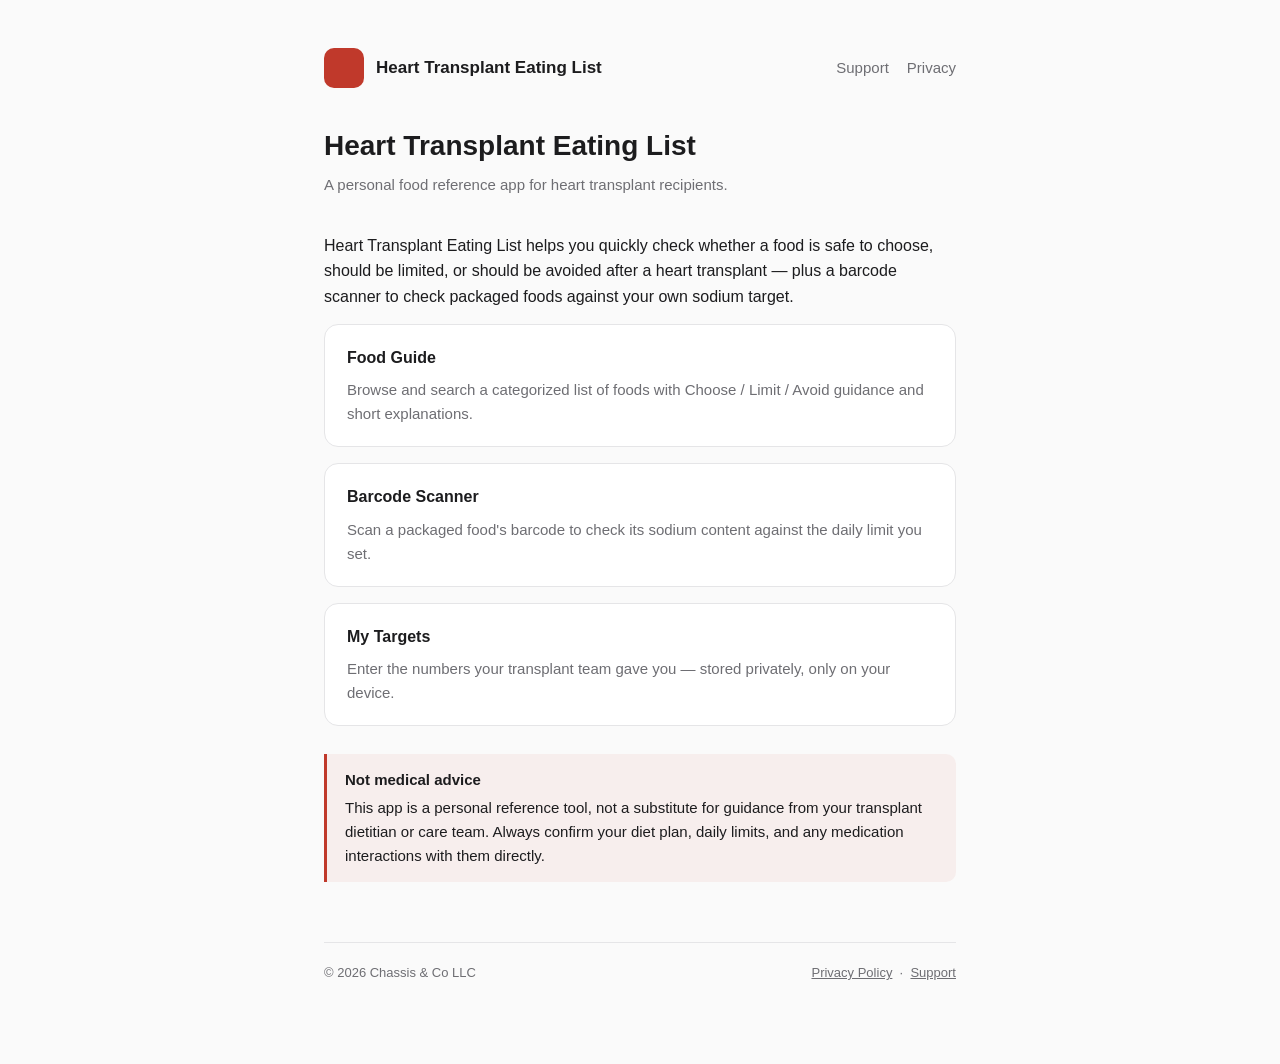
<file: index.html>
<!DOCTYPE html>
<html lang="en">
<head>
<meta charset="UTF-8">
<meta name="viewport" content="width=device-width, initial-scale=1">
<title>Heart Transplant Eating List</title>
<meta name="description" content="A personal food reference app for heart transplant recipients.">
<link rel="stylesheet" href="style.css">
</head>
<body>
<div class="wrap">

  <header class="site">
    <div class="icon"></div>
    <div class="title">Heart Transplant Eating List</div>
    <nav>
      <a href="support.html">Support</a>
      <a href="privacy.html">Privacy</a>
    </nav>
  </header>

  <h1>Heart Transplant Eating List</h1>
  <p class="subtitle">A personal food reference app for heart transplant recipients.</p>

  <p>
    Heart Transplant Eating List helps you quickly check whether a food is safe
    to choose, should be limited, or should be avoided after a heart transplant —
    plus a barcode scanner to check packaged foods against your own sodium target.
  </p>

  <div class="card">
    <h3>Food Guide</h3>
    <p>Browse and search a categorized list of foods with Choose / Limit / Avoid guidance and short explanations.</p>
  </div>

  <div class="card">
    <h3>Barcode Scanner</h3>
    <p>Scan a packaged food's barcode to check its sodium content against the daily limit you set.</p>
  </div>

  <div class="card">
    <h3>My Targets</h3>
    <p>Enter the numbers your transplant team gave you — stored privately, only on your device.</p>
  </div>

  <div class="notice">
    <strong>Not medical advice</strong>
    This app is a personal reference tool, not a substitute for guidance from your
    transplant dietitian or care team. Always confirm your diet plan, daily limits,
    and any medication interactions with them directly.
  </div>

  <footer class="site">
    <span>&copy; 2026 Chassis &amp; Co LLC</span>
    <span><a href="privacy.html">Privacy Policy</a> &nbsp;&middot;&nbsp; <a href="support.html">Support</a></span>
  </footer>

</div>
</body>
</html>
</file>
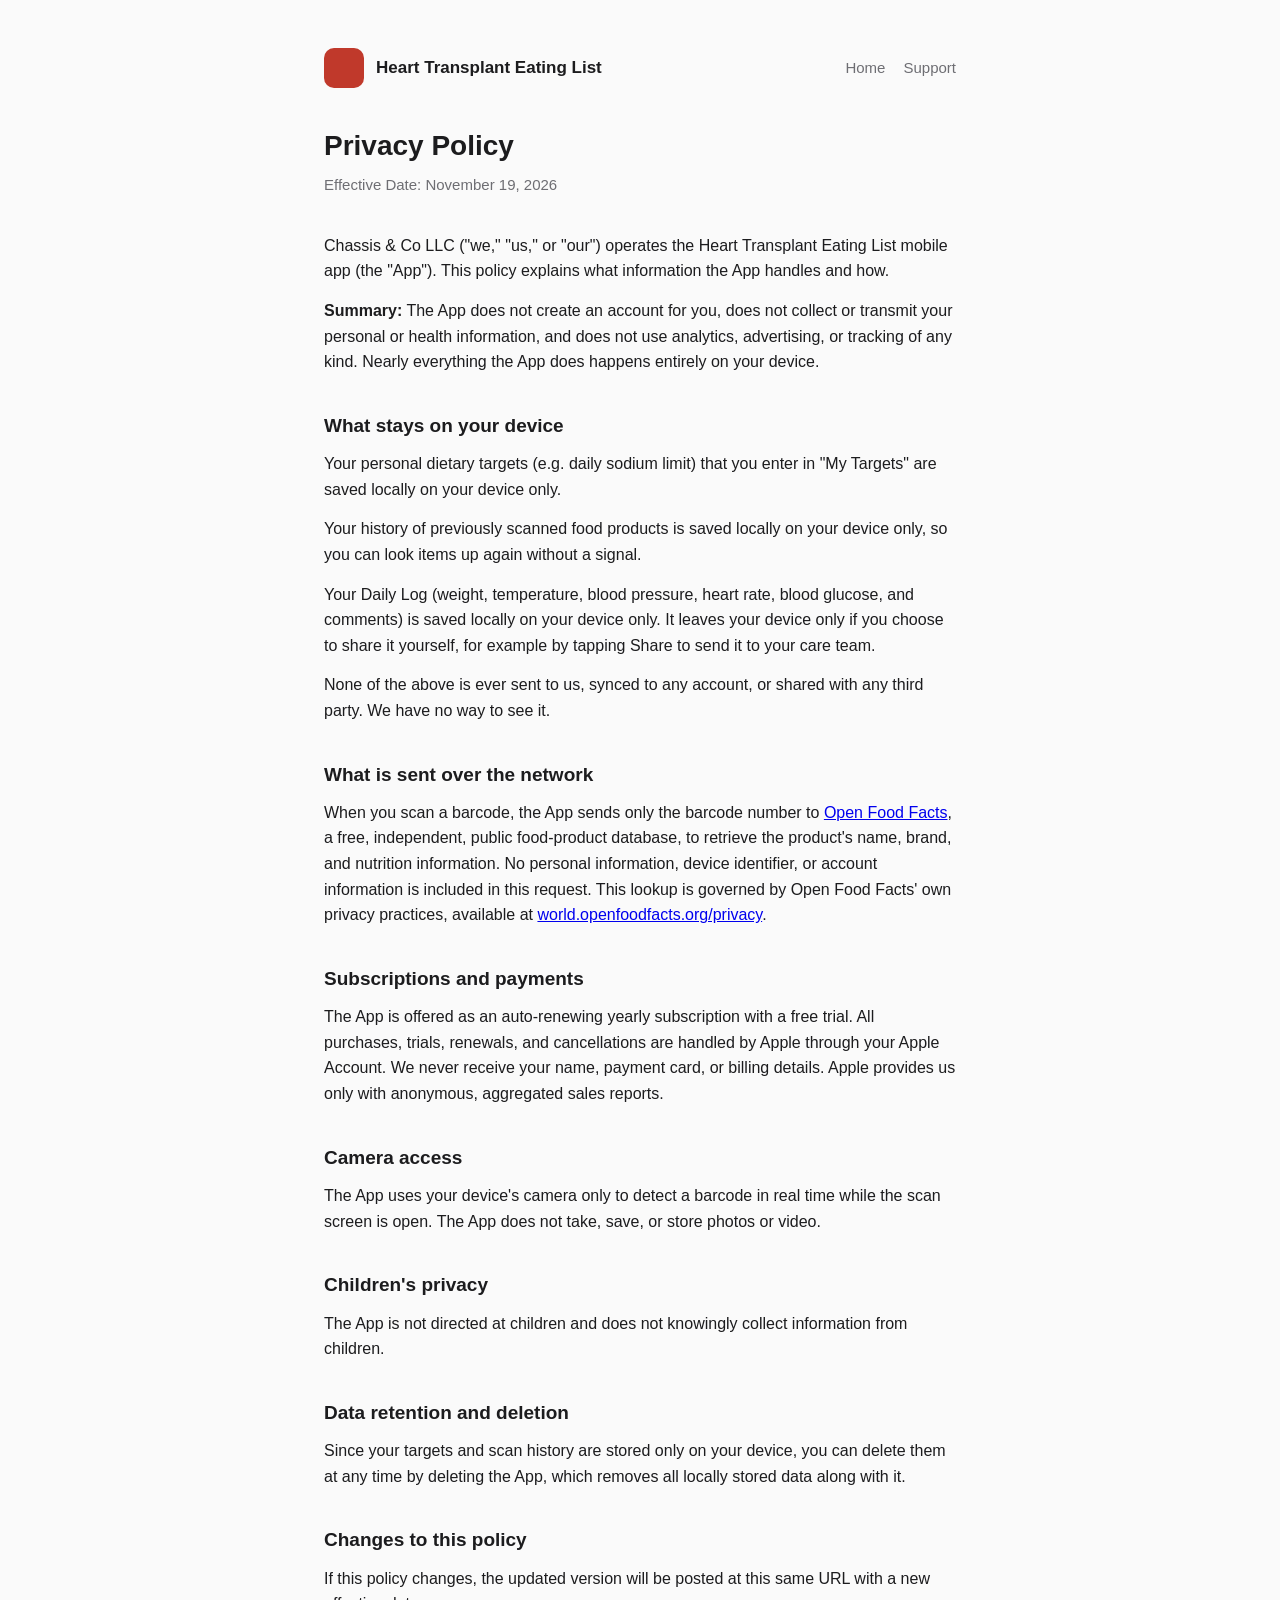
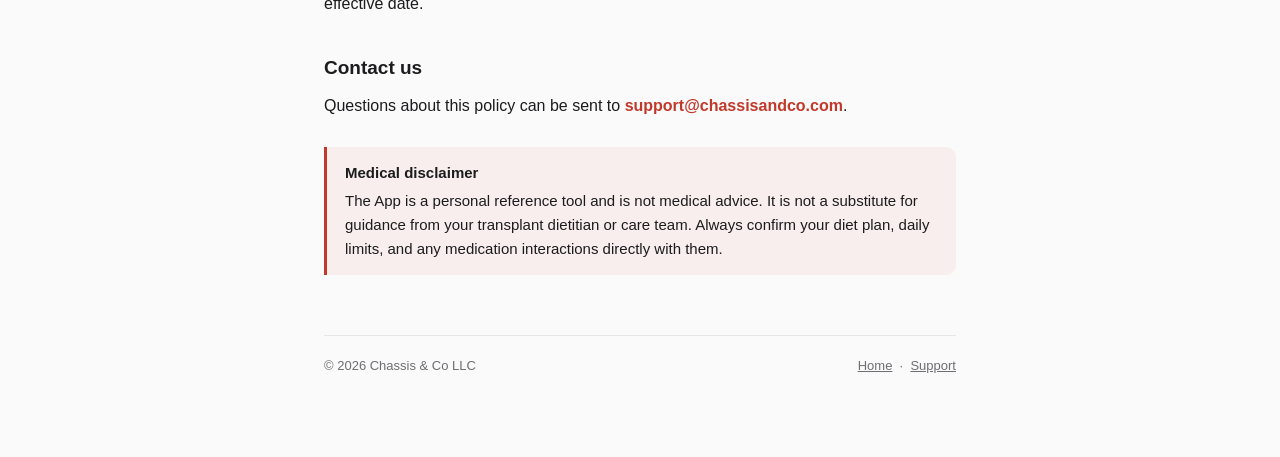
<file: privacy.html>
<!DOCTYPE html>
<html lang="en">
<head>
<meta charset="UTF-8">
<meta name="viewport" content="width=device-width, initial-scale=1">
<title>Privacy Policy — Heart Transplant Eating List</title>
<meta name="description" content="Privacy Policy for the Heart Transplant Eating List app.">
<link rel="stylesheet" href="style.css">
</head>
<body>
<div class="wrap">

  <header class="site">
    <div class="icon"></div>
    <div class="title">Heart Transplant Eating List</div>
    <nav>
      <a href="index.html">Home</a>
      <a href="support.html">Support</a>
    </nav>
  </header>

  <h1>Privacy Policy</h1>
  <p class="subtitle">Effective Date: November 19, 2026</p>

  <p>
    Chassis &amp; Co LLC ("we," "us," or "our") operates the
    Heart Transplant Eating List mobile app (the "App"). This policy explains what
    information the App handles and how.
  </p>

  <p>
    <strong>Summary:</strong> The App does not create an account for you, does not
    collect or transmit your personal or health information, and does not use
    analytics, advertising, or tracking of any kind. Nearly everything the App
    does happens entirely on your device.
  </p>

  <h2>What stays on your device</h2>
  <p>
    Your personal dietary targets (e.g. daily sodium limit) that you enter in
    "My Targets" are saved locally on your device only.
  </p>
  <p>
    Your history of previously scanned food products is saved locally on your
    device only, so you can look items up again without a signal.
  </p>
  <p>
    Your Daily Log (weight, temperature, blood pressure, heart rate, blood
    glucose, and comments) is saved locally on your device only. It leaves
    your device only if you choose to share it yourself, for example by
    tapping Share to send it to your care team.
  </p>
  <p>
    None of the above is ever sent to us, synced to any account, or shared with
    any third party. We have no way to see it.
  </p>

  <h2>What is sent over the network</h2>
  <p>
    When you scan a barcode, the App sends only the barcode number to
    <a href="https://world.openfoodfacts.org/" target="_blank" rel="noopener">Open Food Facts</a>,
    a free, independent, public food-product database, to retrieve the product's
    name, brand, and nutrition information. No personal information, device
    identifier, or account information is included in this request. This lookup
    is governed by Open Food Facts' own privacy practices, available at
    <a href="https://world.openfoodfacts.org/privacy" target="_blank" rel="noopener">world.openfoodfacts.org/privacy</a>.
  </p>

  <h2>Subscriptions and payments</h2>
  <p>
    The App is offered as an auto-renewing yearly subscription with a free trial.
    All purchases, trials, renewals, and cancellations are handled by Apple through
    your Apple Account. We never receive your name, payment card, or billing details.
    Apple provides us only with anonymous, aggregated sales reports.
  </p>

  <h2>Camera access</h2>
  <p>
    The App uses your device's camera only to detect a barcode in real time
    while the scan screen is open. The App does not take, save, or store
    photos or video.
  </p>

  <h2>Children's privacy</h2>
  <p>
    The App is not directed at children and does not knowingly collect
    information from children.
  </p>

  <h2>Data retention and deletion</h2>
  <p>
    Since your targets and scan history are stored only on your device, you can
    delete them at any time by deleting the App, which removes all locally
    stored data along with it.
  </p>

  <h2>Changes to this policy</h2>
  <p>
    If this policy changes, the updated version will be posted at this same URL
    with a new effective date.
  </p>

  <h2>Contact us</h2>
  <p>
    Questions about this policy can be sent to
    <a class="email" href="mailto:support@chassisandco.com">support@chassisandco.com</a>.
  </p>

  <div class="notice">
    <strong>Medical disclaimer</strong>
    The App is a personal reference tool and is not medical advice. It is not a
    substitute for guidance from your transplant dietitian or care team. Always
    confirm your diet plan, daily limits, and any medication interactions
    directly with them.
  </div>

  <footer class="site">
    <span>&copy; 2026 Chassis &amp; Co LLC</span>
    <span><a href="index.html">Home</a> &nbsp;&middot;&nbsp; <a href="support.html">Support</a></span>
  </footer>

</div>
</body>
</html>
</file>
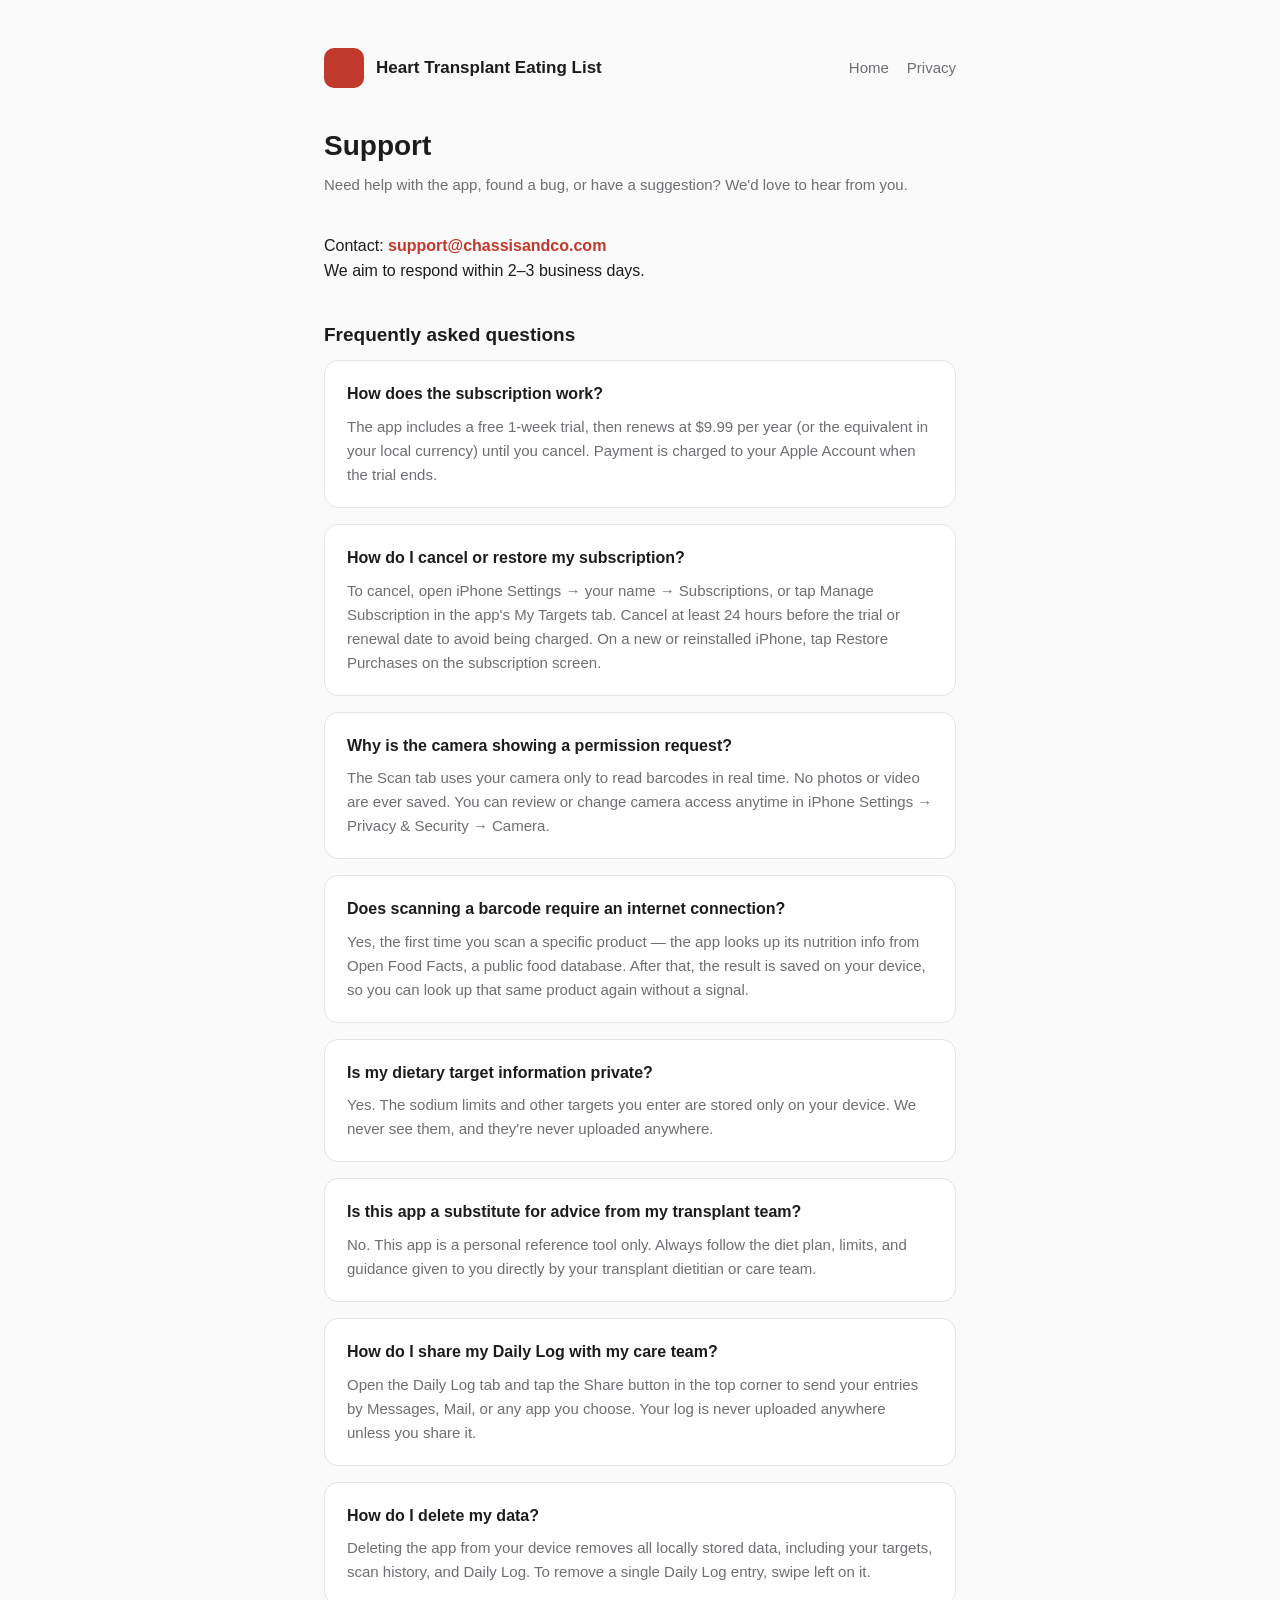
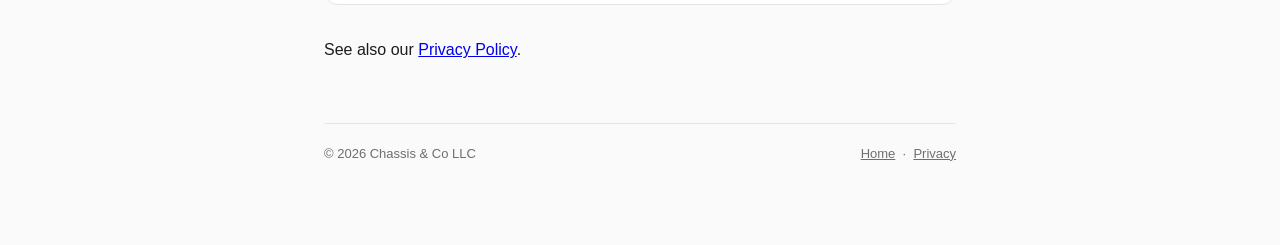
<file: support.html>
<!DOCTYPE html>
<html lang="en">
<head>
<meta charset="UTF-8">
<meta name="viewport" content="width=device-width, initial-scale=1">
<title>Support — Heart Transplant Eating List</title>
<meta name="description" content="Support and FAQ for the Heart Transplant Eating List app.">
<link rel="stylesheet" href="style.css">
</head>
<body>
<div class="wrap">

  <header class="site">
    <div class="icon"></div>
    <div class="title">Heart Transplant Eating List</div>
    <nav>
      <a href="index.html">Home</a>
      <a href="privacy.html">Privacy</a>
    </nav>
  </header>

  <h1>Support</h1>
  <p class="subtitle">Need help with the app, found a bug, or have a suggestion? We'd love to hear from you.</p>

  <p>
    Contact:
    <a class="email" href="mailto:support@chassisandco.com">support@chassisandco.com</a>
    <br>
    We aim to respond within 2&ndash;3 business days.
  </p>

  <h2>Frequently asked questions</h2>

  <div class="card">
    <h3>How does the subscription work?</h3>
    <p>
      The app includes a free 1-week trial, then renews at $9.99 per year
      (or the equivalent in your local currency) until you cancel. Payment is
      charged to your Apple Account when the trial ends.
    </p>
  </div>

  <div class="card">
    <h3>How do I cancel or restore my subscription?</h3>
    <p>
      To cancel, open iPhone Settings &rarr; your name &rarr; Subscriptions, or tap
      Manage Subscription in the app's My Targets tab. Cancel at least 24 hours
      before the trial or renewal date to avoid being charged. On a new or
      reinstalled iPhone, tap Restore Purchases on the subscription screen.
    </p>
  </div>

  <div class="card">
    <h3>Why is the camera showing a permission request?</h3>
    <p>
      The Scan tab uses your camera only to read barcodes in real time. No
      photos or video are ever saved. You can review or change camera access
      anytime in iPhone Settings &rarr; Privacy &amp; Security &rarr; Camera.
    </p>
  </div>

  <div class="card">
    <h3>Does scanning a barcode require an internet connection?</h3>
    <p>
      Yes, the first time you scan a specific product &mdash; the app looks up
      its nutrition info from Open Food Facts, a public food database. After
      that, the result is saved on your device, so you can look up that same
      product again without a signal.
    </p>
  </div>

  <div class="card">
    <h3>Is my dietary target information private?</h3>
    <p>
      Yes. The sodium limits and other targets you enter are stored only on
      your device. We never see them, and they're never uploaded anywhere.
    </p>
  </div>

  <div class="card">
    <h3>Is this app a substitute for advice from my transplant team?</h3>
    <p>
      No. This app is a personal reference tool only. Always follow the diet
      plan, limits, and guidance given to you directly by your transplant
      dietitian or care team.
    </p>
  </div>

  <div class="card">
    <h3>How do I share my Daily Log with my care team?</h3>
    <p>
      Open the Daily Log tab and tap the Share button in the top corner to send
      your entries by Messages, Mail, or any app you choose. Your log is never
      uploaded anywhere unless you share it.
    </p>
  </div>

  <div class="card">
    <h3>How do I delete my data?</h3>
    <p>
      Deleting the app from your device removes all locally stored data,
      including your targets, scan history, and Daily Log. To remove a single
      Daily Log entry, swipe left on it.
    </p>
  </div>

  <p style="margin-top: 32px;">
    See also our <a href="privacy.html">Privacy Policy</a>.
  </p>

  <footer class="site">
    <span>&copy; 2026 Chassis &amp; Co LLC</span>
    <span><a href="index.html">Home</a> &nbsp;&middot;&nbsp; <a href="privacy.html">Privacy</a></span>
  </footer>

</div>
</body>
</html>
</file>
<file: style.css>
:root {
  color-scheme: light dark;
  --bg: #fafafa;
  --fg: #1c1c1e;
  --muted: #6e6e73;
  --accent: #c0392b;
  --card-bg: #ffffff;
  --border: #e5e5e7;
}

@media (prefers-color-scheme: dark) {
  :root {
    --bg: #111113;
    --fg: #f2f2f2;
    --muted: #9a9a9e;
    --accent: #ff6b5e;
    --card-bg: #1c1c1e;
    --border: #2e2e30;
  }
}

* {
  box-sizing: border-box;
}

body {
  margin: 0;
  background: var(--bg);
  color: var(--fg);
  font-family: -apple-system, BlinkMacSystemFont, "Segoe UI", Roboto, Helvetica, Arial, sans-serif;
  line-height: 1.6;
}

.wrap {
  max-width: 680px;
  margin: 0 auto;
  padding: 48px 24px 80px;
}

header.site {
  display: flex;
  align-items: center;
  gap: 12px;
  margin-bottom: 36px;
}

header.site .icon {
  width: 40px;
  height: 40px;
  border-radius: 10px;
  background: var(--accent);
  flex-shrink: 0;
}

header.site .title {
  font-weight: 600;
  font-size: 17px;
}

header.site nav {
  margin-left: auto;
  display: flex;
  gap: 18px;
  font-size: 15px;
}

header.site nav a {
  color: var(--muted);
  text-decoration: none;
}

header.site nav a:hover {
  color: var(--fg);
}

h1 {
  font-size: 28px;
  margin-bottom: 4px;
}

.subtitle {
  color: var(--muted);
  font-size: 15px;
  margin-top: 0;
  margin-bottom: 36px;
}

h2 {
  font-size: 19px;
  margin-top: 36px;
  margin-bottom: 10px;
}

p {
  margin: 0 0 14px;
}

.card {
  background: var(--card-bg);
  border: 1px solid var(--border);
  border-radius: 14px;
  padding: 20px 22px;
  margin-bottom: 16px;
}

.card h3 {
  margin: 0 0 8px;
  font-size: 16px;
}

.card p {
  margin: 0;
  color: var(--muted);
  font-size: 15px;
}

.notice {
  border-left: 3px solid var(--accent);
  padding: 14px 18px;
  background: rgba(192, 57, 41, 0.06);
  border-radius: 0 10px 10px 0;
  font-size: 15px;
  margin: 28px 0;
}

.notice strong {
  display: block;
  margin-bottom: 4px;
}

a.email {
  color: var(--accent);
  font-weight: 600;
  text-decoration: none;
}

a.email:hover {
  text-decoration: underline;
}

footer.site {
  margin-top: 60px;
  padding-top: 20px;
  border-top: 1px solid var(--border);
  color: var(--muted);
  font-size: 13px;
  display: flex;
  justify-content: space-between;
  flex-wrap: wrap;
  gap: 8px;
}

footer.site a {
  color: var(--muted);
}

.placeholder {
  background: #ffe9a8;
  color: #4a3600;
  padding: 1px 5px;
  border-radius: 4px;
  font-size: 0.95em;
}

@media (prefers-color-scheme: dark) {
  .placeholder {
    background: #5a4a12;
    color: #ffe9a8;
  }
}
</file>
